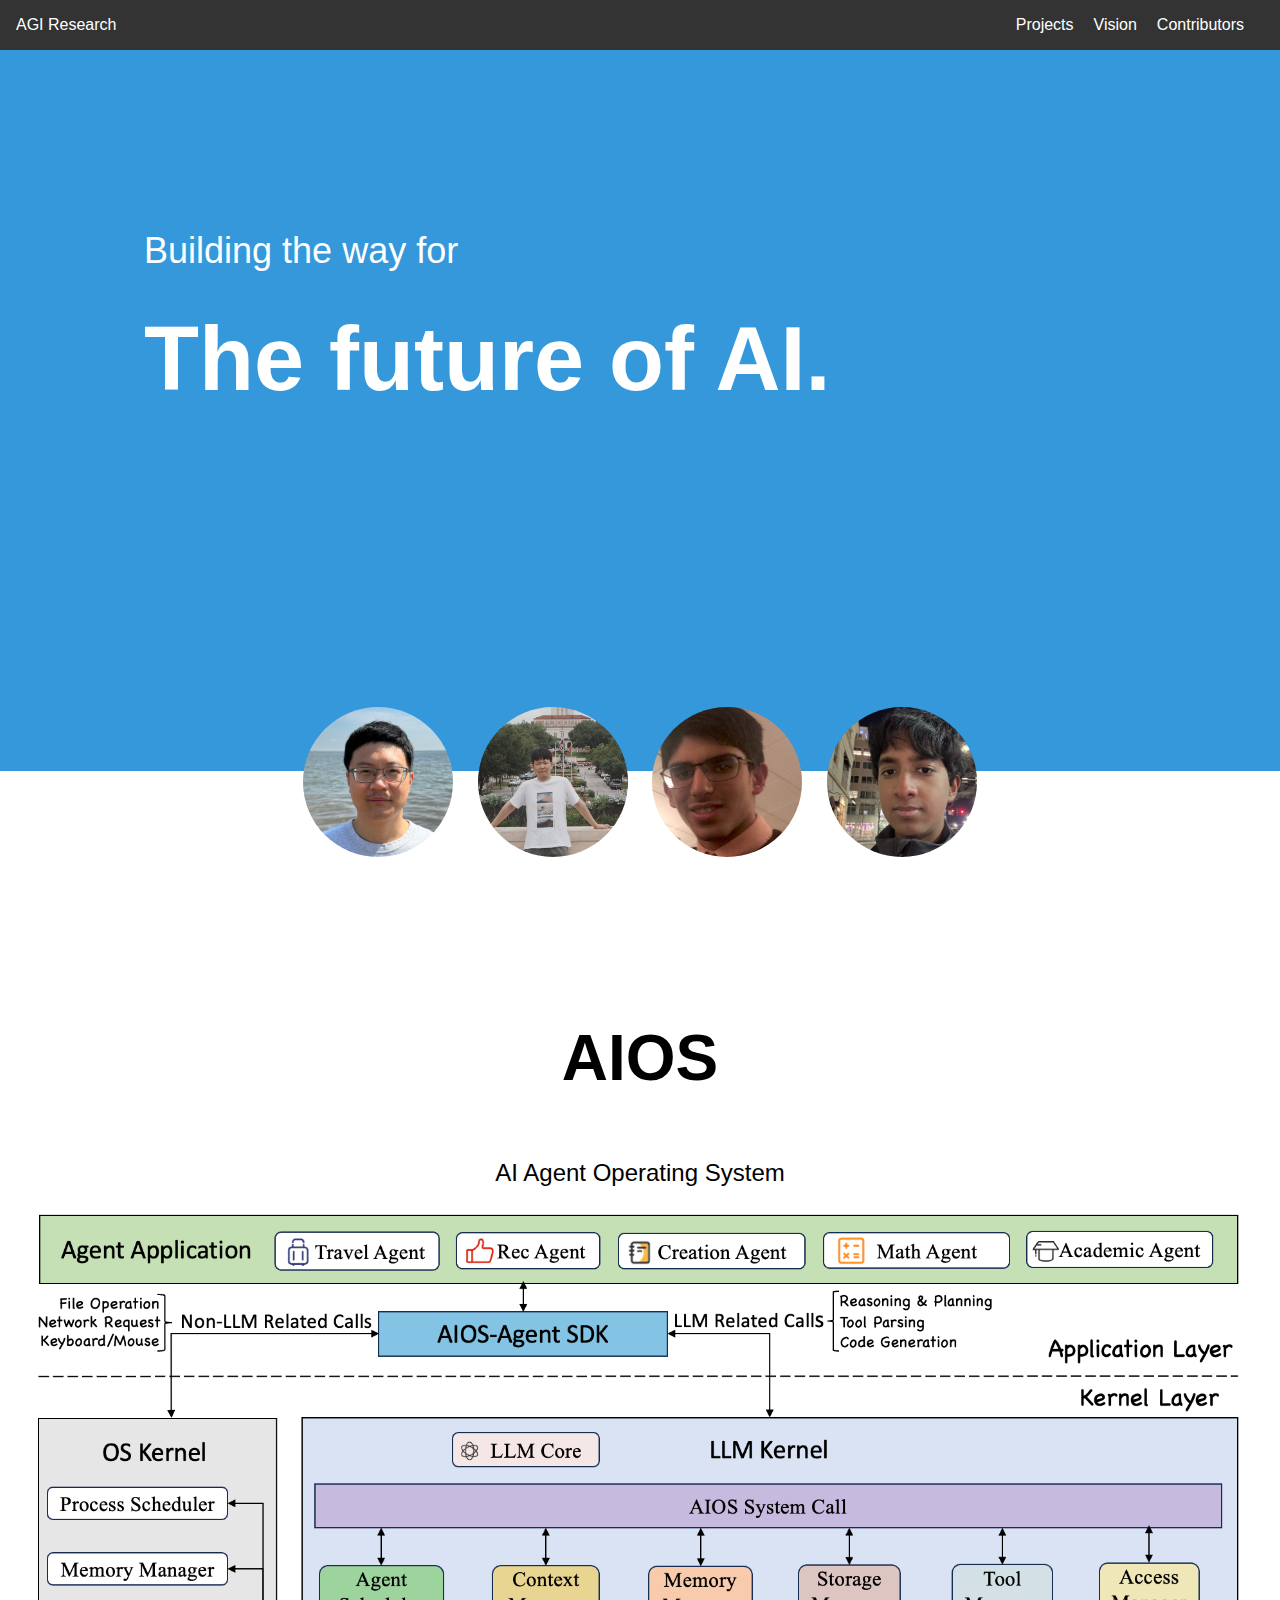
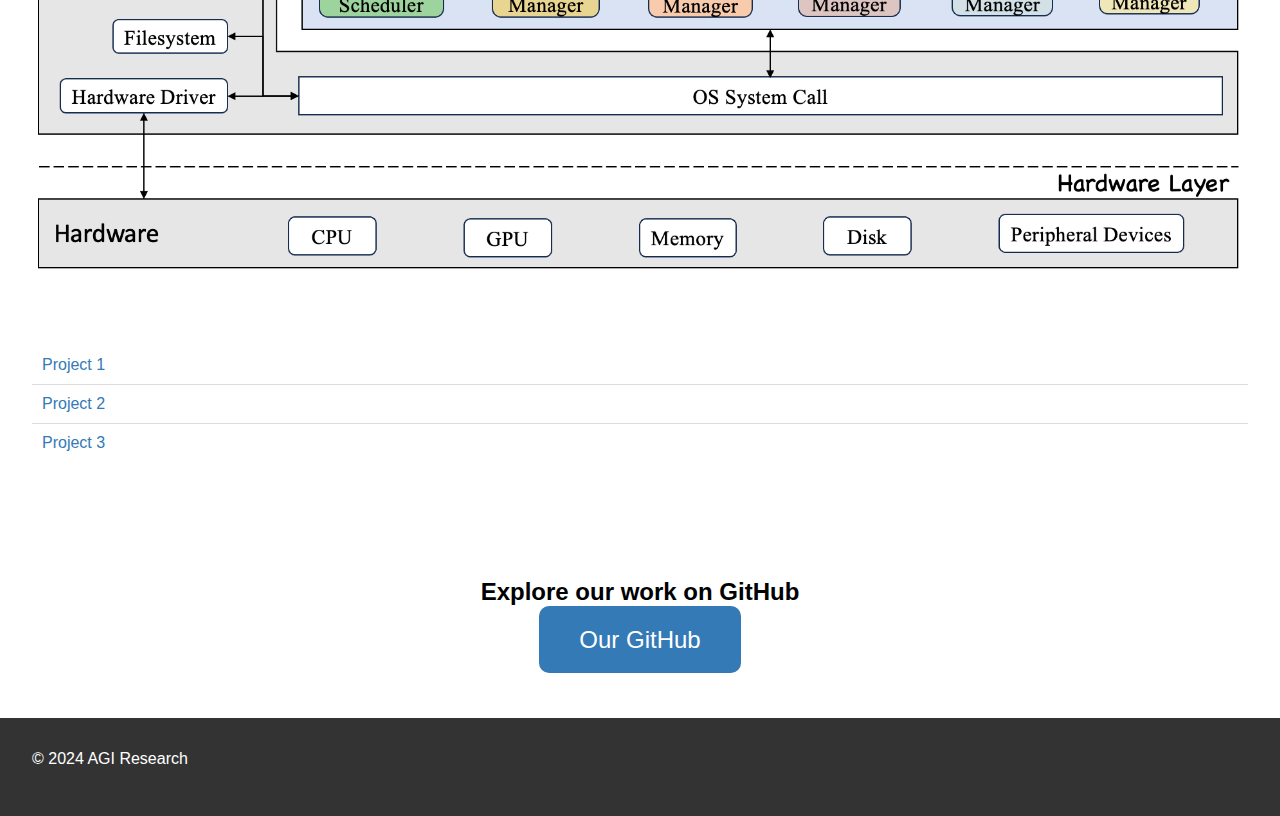
<file: index.html>
<!DOCTYPE html>
<html lang="en">
<head>
    <meta charset="UTF-8">
    <meta name="viewport" content="width=device-width, initial-scale=1.0">
    <title>AGI Research</title>
    <link rel="stylesheet" href="style.css">
</head>
<body>
    <!-- Navbar -->
    <nav class="navbar">
        <a href="#hero">AGI Research</a>
        <ul>
            <li><a href="#projects">Projects</a></li>
            <li><a href="#vision">Vision</a></li>
            <li><a href="contributors.html">Contributors</a></li>
        </ul>
    </nav>
    
<!-- Hero Section -->
<section class="hero" id="hero">
  <p>Building the way for</p>
  <h1 class="hero-title">The future of AI.</h1>
</section>

<!-- Overlapping Contributors Section -->
<section class="contributors overlap" id="contributors">
    <a href="https://example.com">
  <img src="img/yongfengzhang.jpg" alt="Yongfeng Zhang">
  <img src="img/kaimei.jpeg" alt="Kai Mei">
  <img src="img/omraheja.png" alt="Om Raheja">
  <img src="img/balajirama.webp" alt="Balaji Rama">
  <!-- Add more contributor images here -->
    </a>
</section>

<section class="vision">
    <h3>AIOS</h3>
    <p>AI Agent Operating System</p>
    <img src="img/AIOS-Architecture.png" alt="AIOS Architecture">
</section>

<!-- Projects Section -->

<section class="projects" id="projects">
  <ul>
    <li><a href="https://github.com/AGIResearch/project1">Project 1</a></li>
    <li><a href="https://github.com/AGIResearch/project2">Project 2</a></li>
    <li><a href="https://github.com/AGIResearch/project3">Project 3</a></li>
    <!-- Add more project links here -->
  </ul>
</section>
<!--... (rest of the HTML remains the same)... -->

<!-- New Section with Giant Button -->
<section class="github-section">
  <h2>Explore our work on GitHub</h2>
  <a href="https://github.com/AGIResearch" class="github-button">Our GitHub</a>
</section>

<!-- Footer -->
<footer class="footer">
  <p>&copy; 2024 AGI Research</p>
</footer>

</html>
</file>
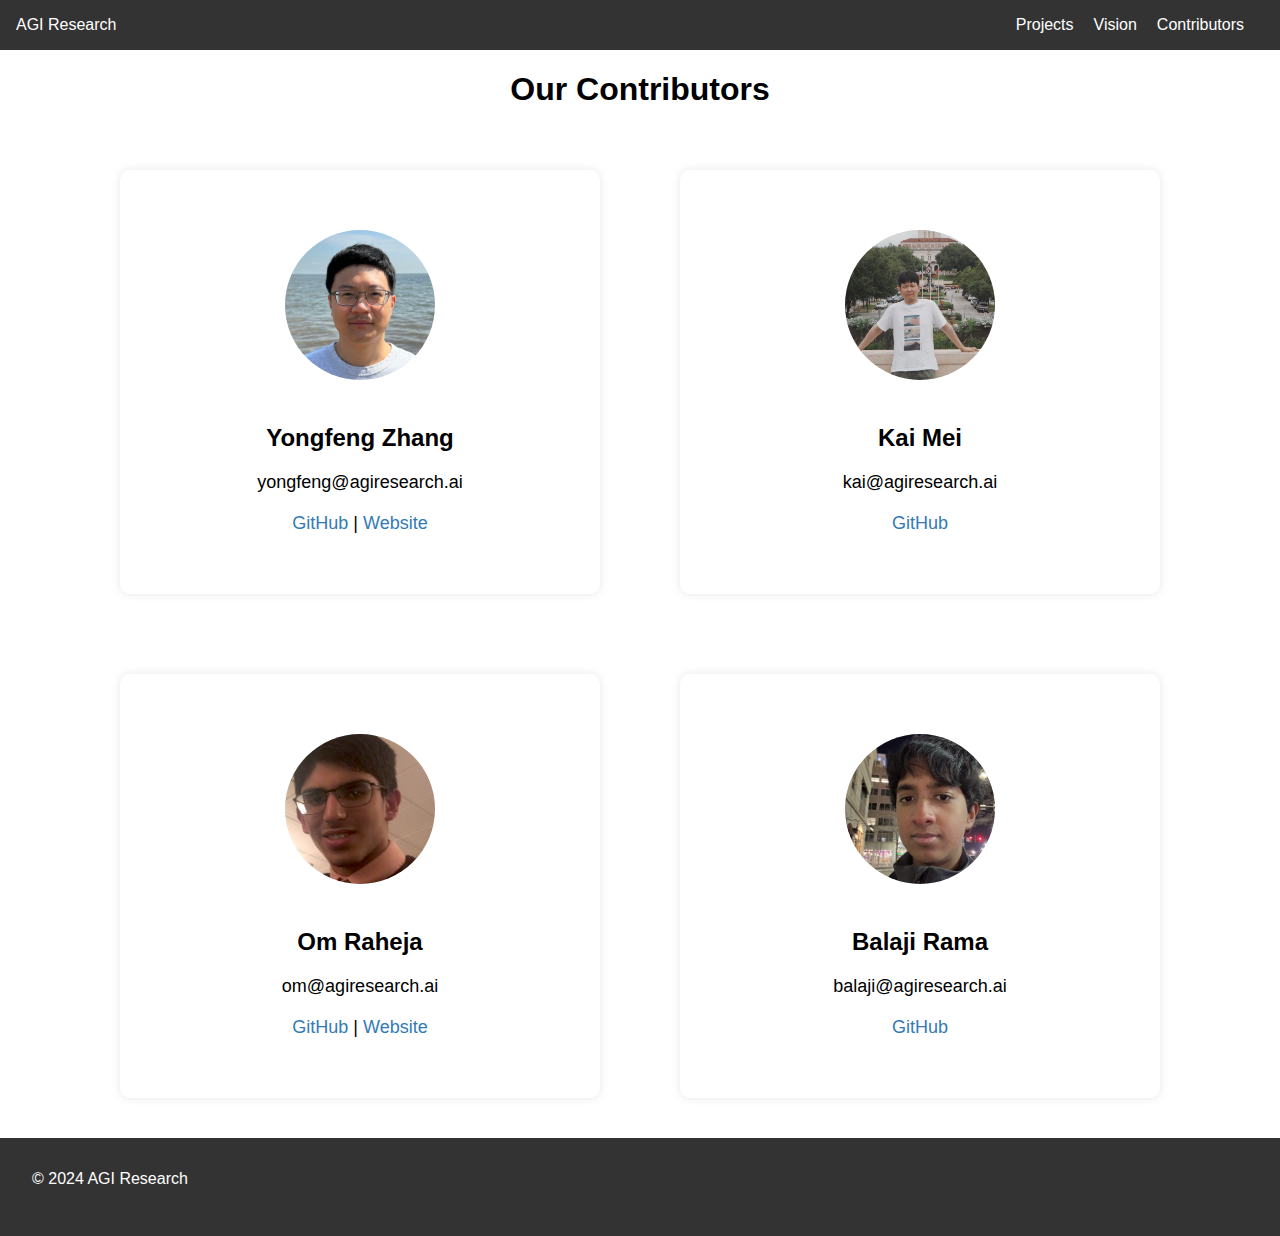
<file: contributors.html>
<!DOCTYPE html>
<html lang="en">
<head>
    <meta charset="UTF-8">
    <meta name="viewport" content="width=device-width, initial-scale=1.0">
    <title>AGI Research Contributors</title>
    <link rel="stylesheet" href="style.css">
</head>
<body>
    <!-- Navbar -->
    <nav class="navbar">
        <a href="index.html">AGI Research</a>
        <ul>
            <li><a href="index.html#projects">Projects</a></li>
            <li><a href="index.html#vision">Vision</a></li>
            <li><a href="index.html#contributors">Contributors</a></li>
        </ul>
    </nav>


    <!-- Contributors Section -->
    <section class="contributors">
        <h1>Our Contributors</h1>
        <div class="contributor-grid">
            <div class="contributor-box">
                <img src="img/yongfengzhang.jpg" alt="Yongfeng Zhang">
                <h2>Yongfeng Zhang</h2>
                <p>yongfeng@agiresearch.ai</p>
                <p><a href="https://github.com/evison">GitHub</a> | <a href="https://www.yongfeng.me">Website</a></p>
            </div>
            <div class="contributor-box">
                <img src="img/kaimei.jpeg" alt="Kai Mei">
                <h2>Kai Mei</h2>
                <p>kai@agiresearch.ai</p>
                <p><a href="https://github.com/dongyuanjushi">GitHub</a></p>
            </div>
            <div class="contributor-box">
                <img src="img/omraheja.png" alt="Om Raheja">
                <h2>Om Raheja</h2>
                <p>om@agiresearch.ai</p>
                <p><a href="https://github.com/om-raheja">GitHub</a> | <a href="https://omraheja.us.to">Website</a></p>
            </div>
            <div class="contributor-box">
                <img src="img/balajirama.webp" alt="Balaji Rama">
                <h2>Balaji Rama</h2>
                <p>balaji@agiresearch.ai</p>
                <p><a href="https://github.com/BRama10">GitHub</a></p>
            </div>
            <!-- Add more contributor boxes here -->
        </div>
    </section>

</body>

    <!-- Footer -->
    <footer class="footer">
        <p>&copy; 2024 AGI Research</p>
    </footer>
</html>
</file>
<file: style.css>
/* Global Styles */
body {
    font-family: Arial, sans-serif;
    margin: 0;
    padding: 0;
}

img {
    max-width: 100%;
}

/* Navbar Styles */
.navbar {
  background-color: #333;
  color: #fff;
  padding: 1em;
  display: flex;
  justify-content: space-between; /* added */
  align-items: center;
}

.navbar a {
  color: #fff;
  text-decoration: none;
}

.navbar a:hover {
  color: #ccc;
}

/* Desktop styles */
.navbar ul {
  display: flex; /* added */
  justify-content: space-between; /* added */
  list-style: none; /* added */
  margin: 0; /* added */
  padding: 0; /* added */
}

.navbar li {
  margin-right: 20px; /* added */
}

/* Responsive Navbar Styles */
@media (max-width: 768px) {
 .navbar {
    position: relative;
  }
 .navbar ul {
    display: none; /* hide the menu on mobile */
    position: relative;
    top: 100%;
    left: 0;
    background-color: #333;
    padding: 1em;
    border-bottom-left-radius: 10px;
    border-bottom-right-radius: 10px;
    width: 100%; /* added */
  }
 .navbar li {
    margin-right: 0; /* reset margin */
  }
 .navbar li a {
    display: block; /* make links block-level */
    padding: 10px; /* add some padding */
  }
 .navbar:hover ul {
    display: block; /* show the menu on hover */
  }
  /* Add a toggle button for mobile */
 .navbar::before {
    content: "";
    display: block;
    width: 30px;
    height: 30px;
    background-size: cover;
    background-image: url("img/hamburger.png");
    position: absolute;
    top: 10px;
    right: 10px;
    cursor: pointer;
  }
 .navbar:hover::before {
    background-color: #444;
  }
  .hero {
    padding: 1em 0.5em 2em 1em; /* adjust the values to your liking */
    font-size: 2em; /* adjust the font size to your liking */
  }
}
        
/* Hero Section Styles */
.hero {
  background-color: #3498db;
  color: #fff;
  padding: 4em 2em 10em 4em;
  text-align: left;
  font-size: 4vh;
}

.hero h1 {
  font-weight: bold;
  margin-bottom: 10px;
}

.hero .hero-title {
  display: block;
  font-size: 10vh;
  font-weight: bold;
  margin: 0 auto;
  width: 100%;
}

/* Overlapping Contributors Section Styles */
.overlap {
  position: relative;
  top: -4em; /* adjust the top value to control the overlap */
  z-index: 1; /* ensure the contributors section is on top */
  display: flex;
  justify-content: center;
  padding: 0 2em;
}

.overlap img {
  width: 150px; /* adjust the width to control the size of the images */
  height: 150px;
  object-fit: cover;
  border-radius: 50%;
  margin: 0 10px;
}

/* Vision Section Styles */
.vision {
  background-color: #fff;
  padding: 2em;
  text-align: center;
}

.vision p {
  font-size: 24px;
  margin-bottom: 20px;
}

.vision h3 {
    font-size: 4em;
}

.vision h4 {
    font-size: 3em;
} 

/* Projects Section Styles */
.projects {
  padding: 2em;
}

.projects ul {
  list-style: none;
  padding: 0;
  margin: 0;
}

.projects li {
  padding: 10px;
  border-bottom: 1px solid #ddd;
}

.projects li:last-child {
  border-bottom: none;
}

.projects a {
  text-decoration: none;
  color: #337ab7;
}

.projects a:hover {
  color: #23527c;
}

.preheader {
  font-size: 14px;
  font-weight: bold;
  margin-bottom: 10px;
  color: #3498db;
} 

/* Media query for mobile devices */
@media only screen and (max-width: 768px) {
  .hero, .vision, .contributors, .projects {
    padding: 0; /* remove padding on mobile devices */
  }
  .overlap {
    top: 0; /* remove overlap on mobile devices */
  }
}

a {
    text-decoration: none;
}

/* GitHub Section Styles */
.github-section {
  background-color: #fff;
  padding: 4em;
  text-align: center;
}

.github-button {
  background-color: #337ab7;
  color: #fff;
  font-size: 24px;
  padding: 20px 40px;
  border: none;
  border-radius: 10px;
  cursor: pointer;
}

.github-button:hover {
  background-color: #23527c;
}

/* Footer Styles */
.footer {
  background-color: #333;
  color: #fff;
  padding: 1em;
  text-align: center;
  clear: both; /* add this to ensure footer is at the bottom */
}

/* Contributor Box Styles */
.contributor-box {
  background-color: #fff;
  padding: 40px;
  border-radius: 10px;
  box-shadow: 0 0 10px rgba(0, 0, 0, 0.1);
  margin: 40px;
  width: 400px; /* increased width to make the boxes bigger */
}

.contributor-box img {
  width: 150px;
  height: 150px;
  object-fit: cover;
  border-radius: 50%;
  margin: 20px;
}

.contributor-box h2 {
  font-size: 24px;
  margin-bottom: 20px;
}

.contributor-box p {
  font-size: 18px;
  margin-bottom: 20px;
}

.contributor-box a {
  text-decoration: none;
  color: #337ab7;
}

.contributor-box a:hover {
  color: #23527c;
}

.contributor-grid {
  display: flex;
  flex-wrap: wrap;
  justify-content: center;
}

.contributors {
  text-align: center;
}

/* Make the footer reach the end of the screen */
.footer {
  bottom: 0;
  width: 100%;
  height: 50px; /* adjust the height to fit your needs */
  background-color: #333;
  color: #fff;
  text-align: left;
  padding: 1em 1em 2em 2em;
}
</file>
